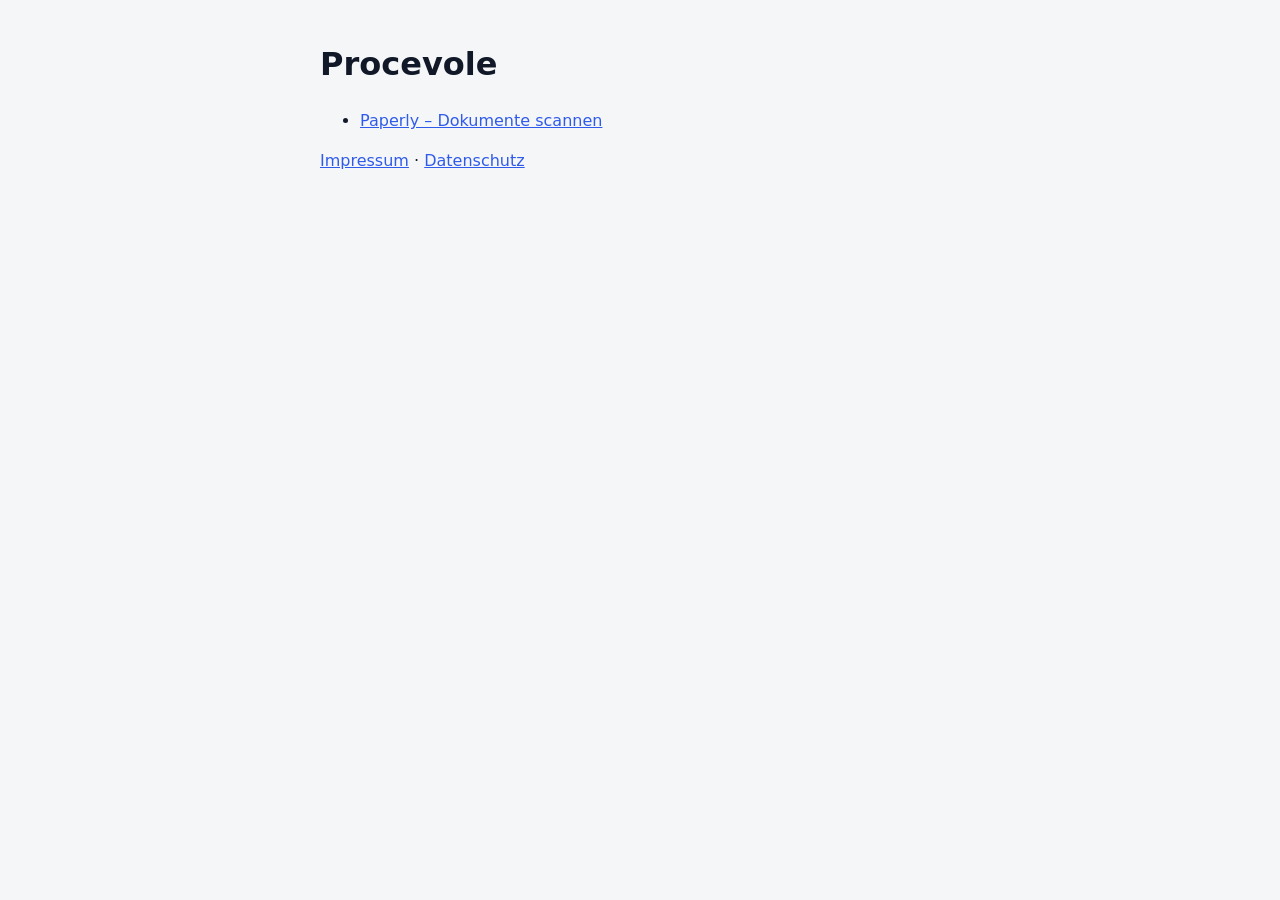
<file: index.html>
<!doctype html>
<html lang="de"><head><meta charset="utf-8"><meta name="viewport" content="width=device-width, initial-scale=1">
<title>Procevole – Apps</title><meta name="robots" content="noindex">
<style>body{font:16px/1.5 -apple-system,system-ui,sans-serif;max-width:640px;margin:40px auto;padding:0 16px;color:#111827;background:#F5F6F8}a{color:#2F5BEA}</style>
</head><body><h1>Procevole</h1><ul><li><a href="paperly/">Paperly – Dokumente scannen</a></li></ul>
<p><a href="paperly/imprint.html">Impressum</a> · <a href="paperly/privacy.html">Datenschutz</a></p></body></html>
</file>
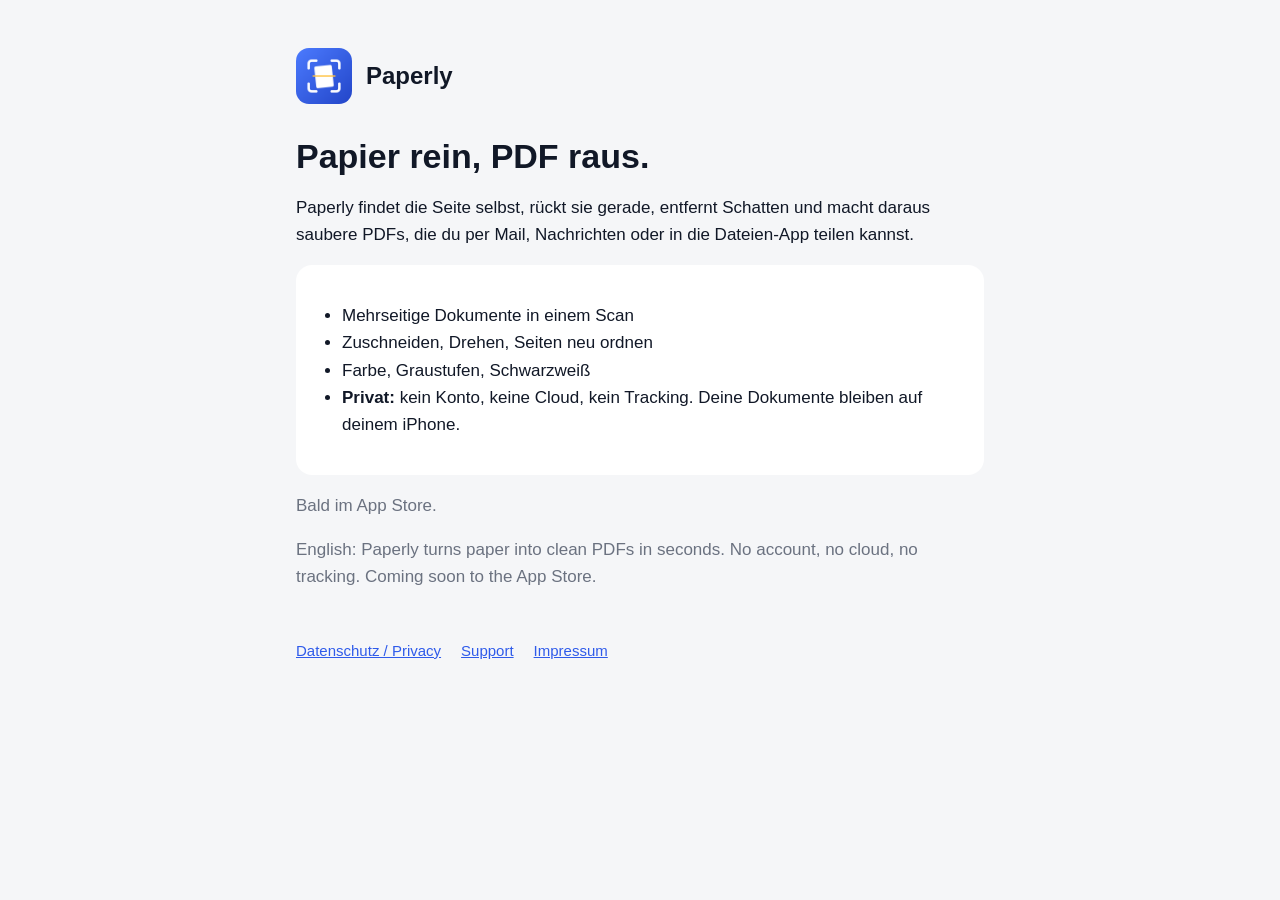
<file: paperly/index.html>
<!doctype html>
<html lang="de">
<head>
<meta charset="utf-8"><meta name="viewport" content="width=device-width, initial-scale=1">
<title>Paperly – Dokumente scannen, als PDF teilen</title>
<meta name="description" content="Paperly macht aus Papier in Sekunden saubere PDFs. Kein Konto, keine Cloud, kein Tracking.">
<link rel="icon" href="icon.png"><link rel="stylesheet" href="style.css">
</head>
<body><main>
<header><img src="icon.png" alt=""><a href="./">Paperly</a></header>
<h1>Papier rein, PDF raus.</h1>
<p>Paperly findet die Seite selbst, rückt sie gerade, entfernt Schatten und macht daraus saubere PDFs, die du per Mail, Nachrichten oder in die Dateien-App teilen kannst.</p>
<div class="card">
<ul>
<li>Mehrseitige Dokumente in einem Scan</li>
<li>Zuschneiden, Drehen, Seiten neu ordnen</li>
<li>Farbe, Graustufen, Schwarzweiß</li>
<li><strong>Privat:</strong> kein Konto, keine Cloud, kein Tracking. Deine Dokumente bleiben auf deinem iPhone.</li>
</ul>
</div>
<p class="muted">Bald im App Store.</p>
<p lang="en" class="muted">English: Paperly turns paper into clean PDFs in seconds. No account, no cloud, no tracking. Coming soon to the App Store.</p>
<nav><a href="privacy.html">Datenschutz / Privacy</a><a href="support.html">Support</a><a href="imprint.html">Impressum</a></nav>
</main></body></html>
</file>
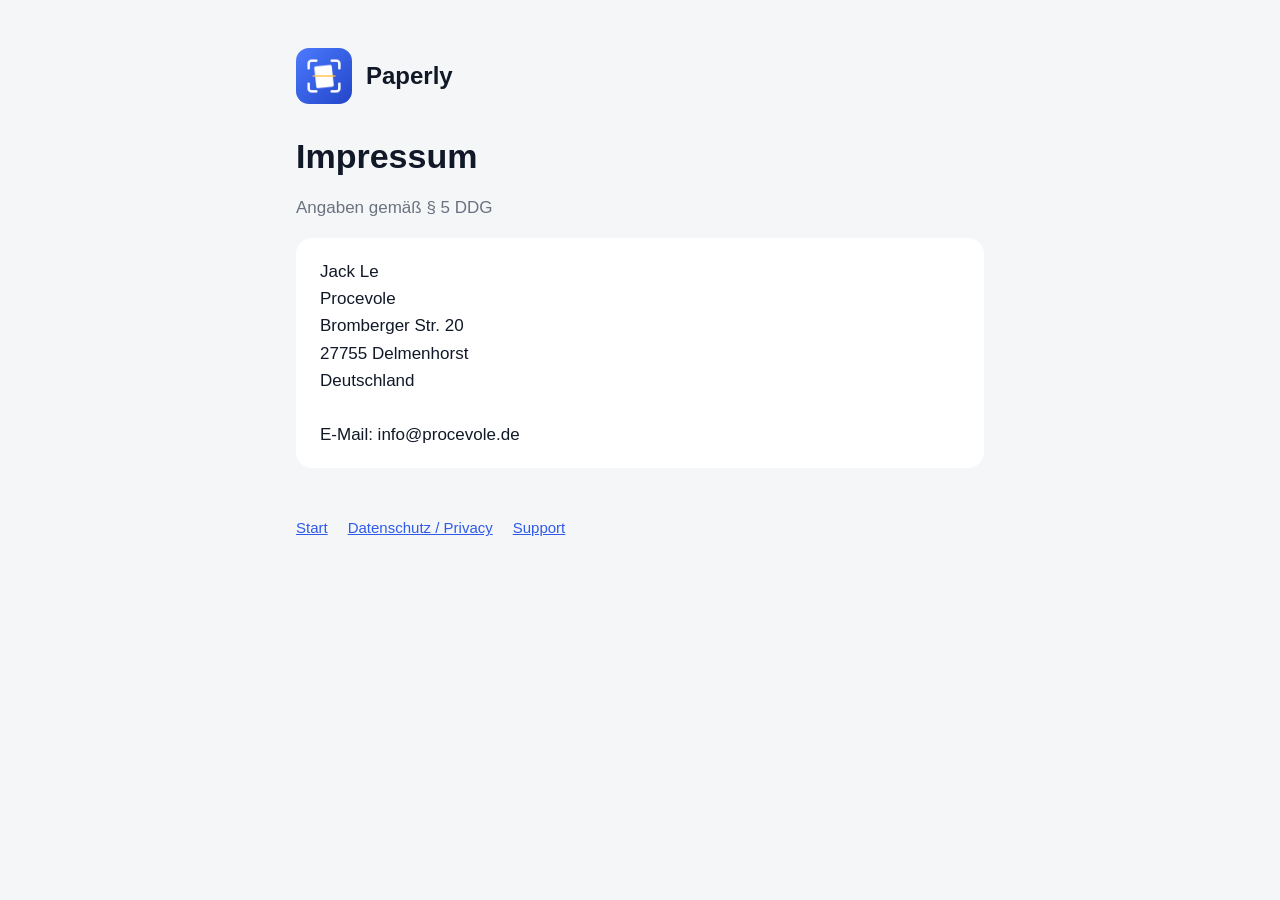
<file: paperly/imprint.html>
<!doctype html>
<html lang="de">
<head>
<meta charset="utf-8"><meta name="viewport" content="width=device-width, initial-scale=1">
<title>Impressum – Paperly</title><link rel="icon" href="icon.png"><link rel="stylesheet" href="style.css">
<meta name="robots" content="noindex">
</head>
<body><main>
<header><img src="icon.png" alt=""><a href="./">Paperly</a></header>
<h1>Impressum</h1>
<p class="muted">Angaben gemäß § 5 DDG</p>
<div class="card">
Jack Le<br>Procevole<br>Bromberger Str. 20<br>27755 Delmenhorst<br>Deutschland<br><br>
E-Mail: info@procevole.de<br>
<!-- Falls zutreffend: Telefon, Handelsregister, USt-IdNr. -->
</div>
<nav><a href="./">Start</a><a href="privacy.html">Datenschutz / Privacy</a><a href="support.html">Support</a></nav>
</main></body></html>
</file>
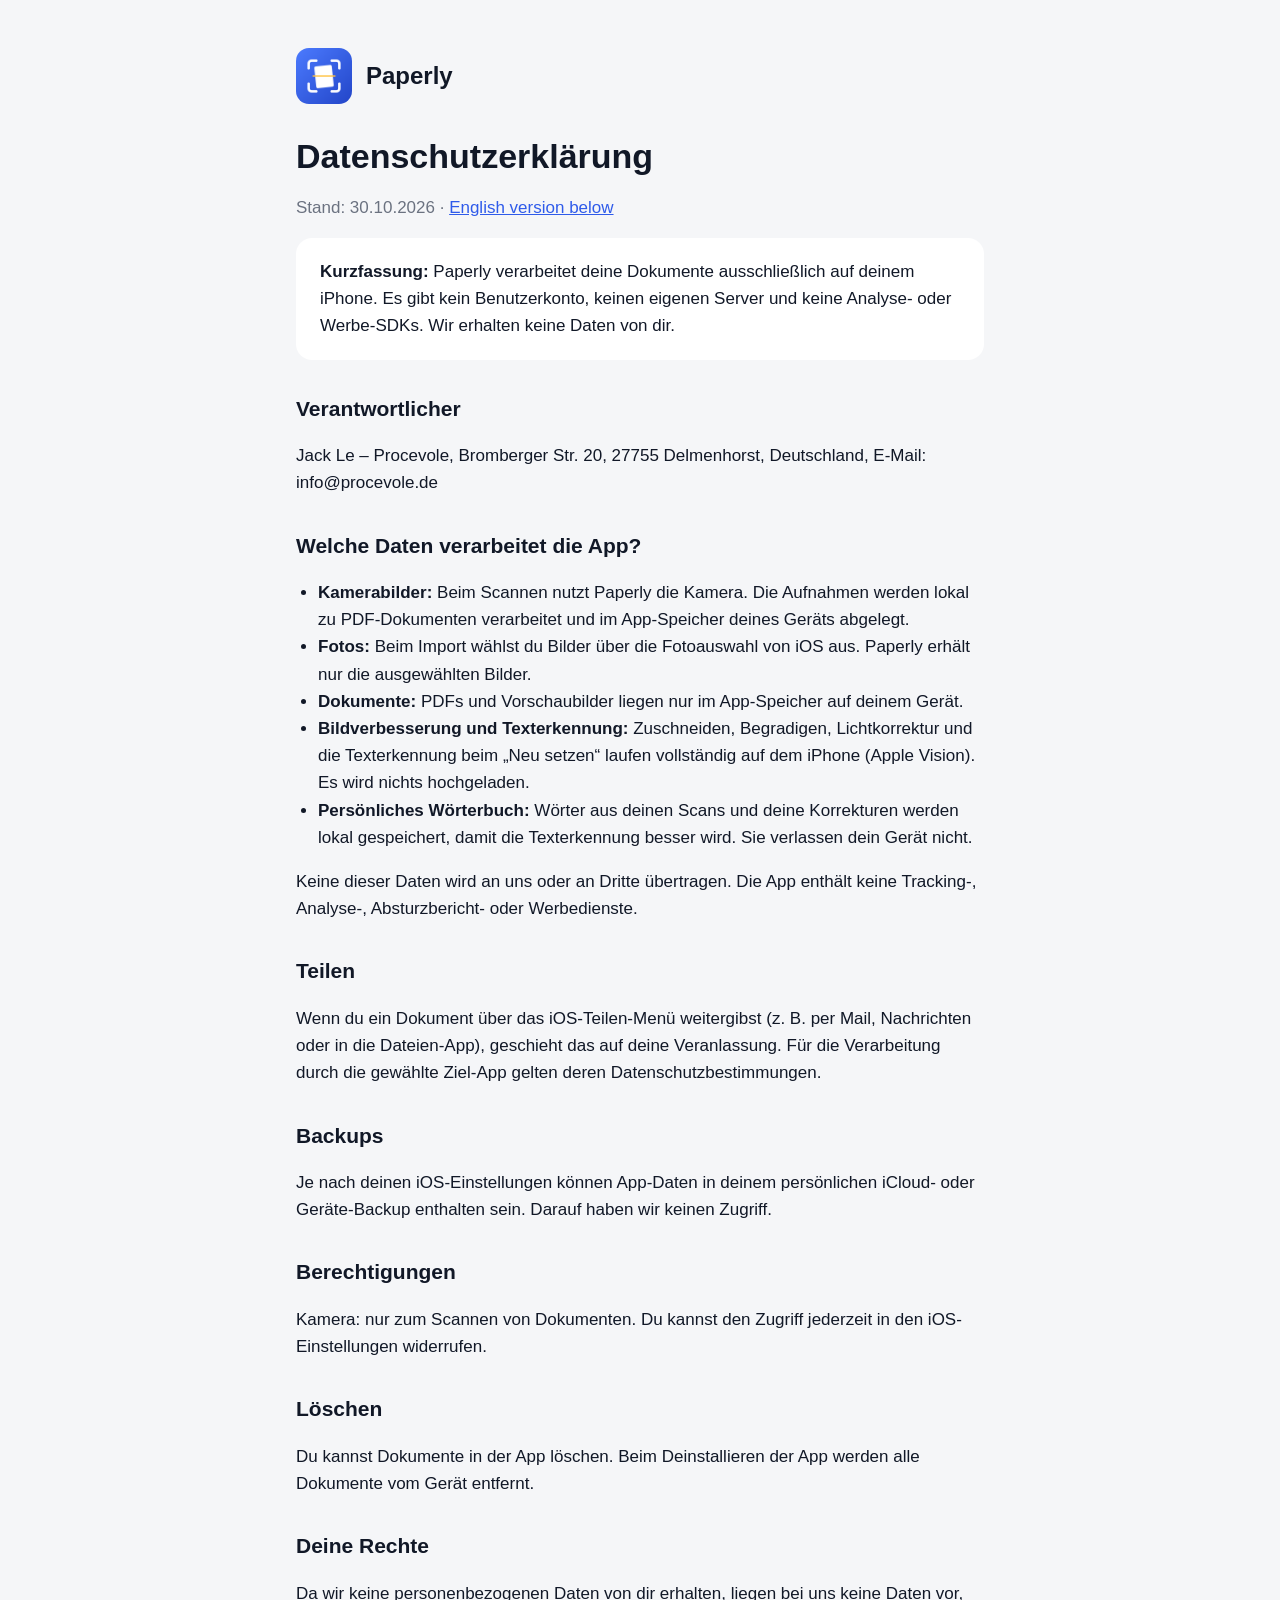
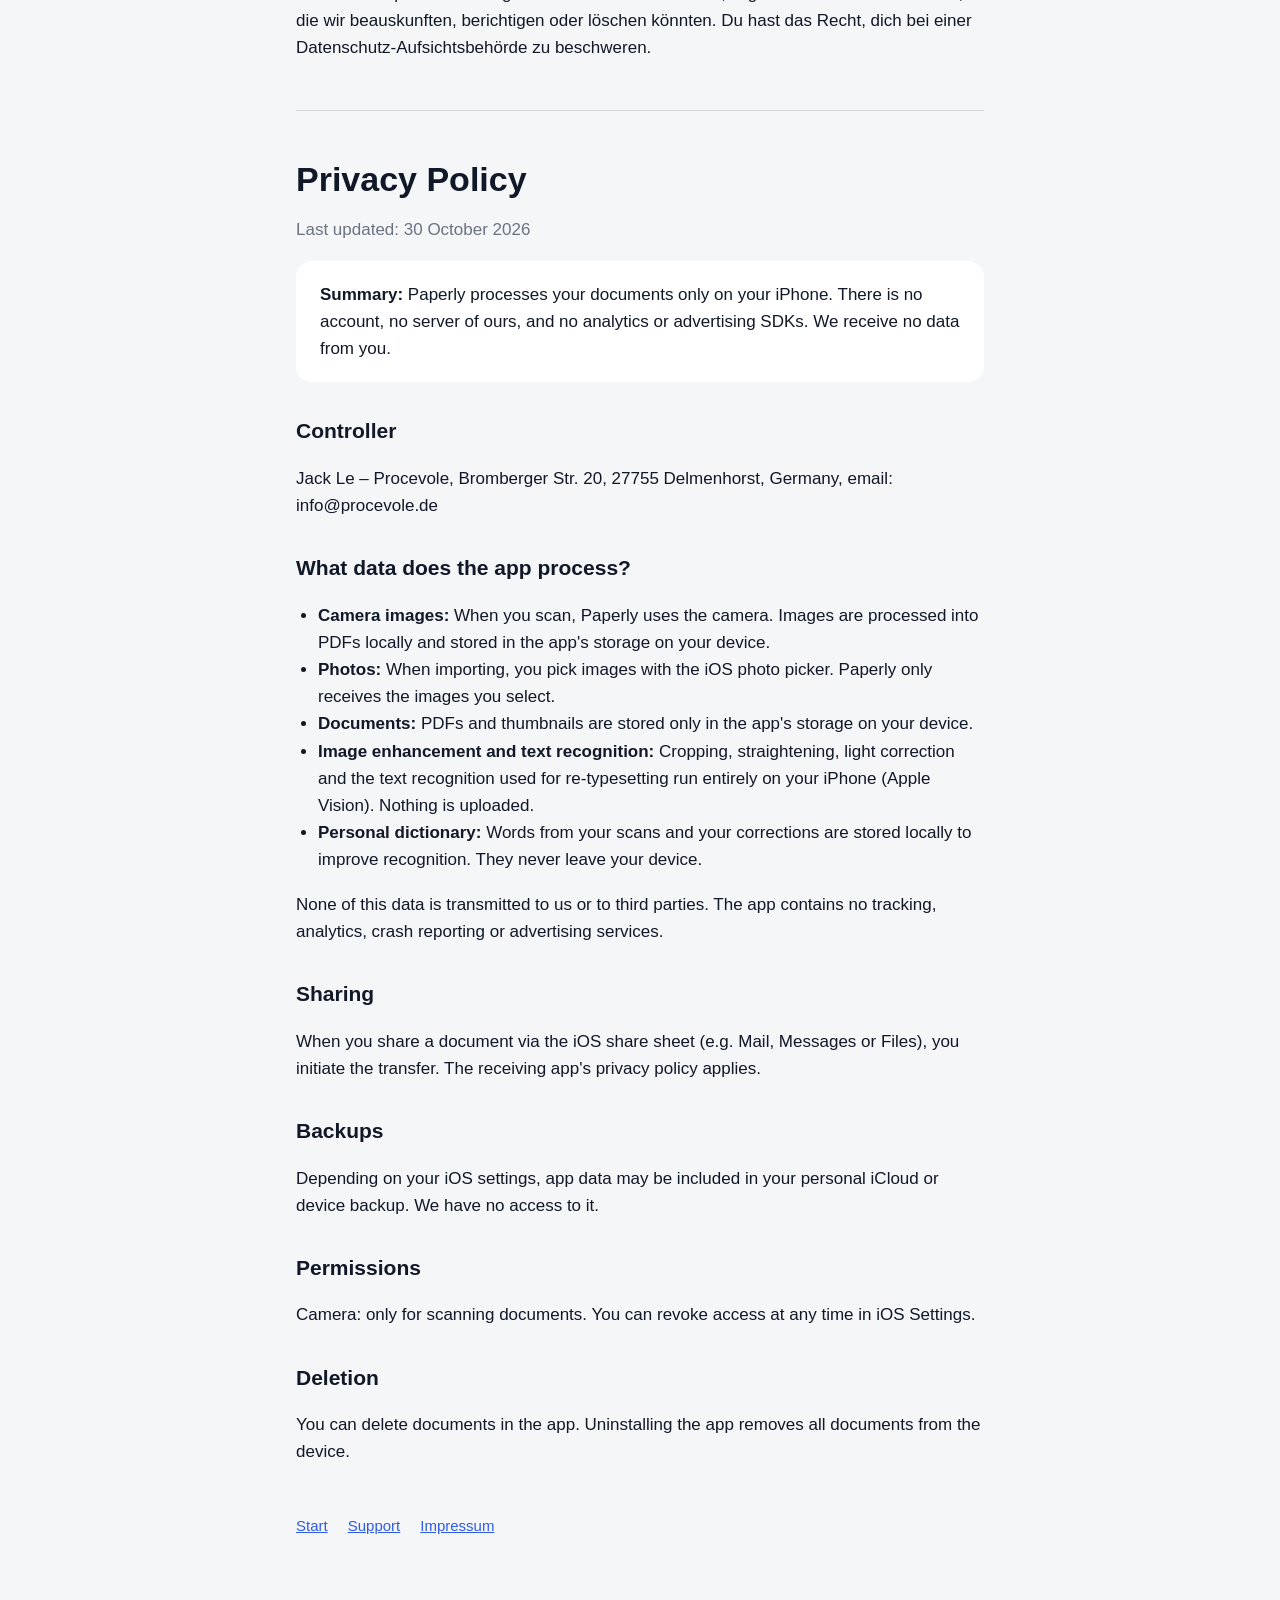
<file: paperly/privacy.html>
<!doctype html>
<html lang="de">
<head>
<meta charset="utf-8"><meta name="viewport" content="width=device-width, initial-scale=1">
<title>Datenschutz / Privacy – Paperly</title><link rel="icon" href="icon.png"><link rel="stylesheet" href="style.css">
</head>
<body><main>
<header><img src="icon.png" alt=""><a href="./">Paperly</a></header>

<h1>Datenschutzerklärung</h1>
<p class="muted">Stand: 30.10.2026 · <a href="#en">English version below</a></p>

<div class="card"><strong>Kurzfassung:</strong> Paperly verarbeitet deine Dokumente ausschließlich auf deinem iPhone. Es gibt kein Benutzerkonto, keinen eigenen Server und keine Analyse- oder Werbe-SDKs. Wir erhalten keine Daten von dir.</div>

<h2>Verantwortlicher</h2>
<p>Jack Le – Procevole, Bromberger Str. 20, 27755 Delmenhorst, Deutschland, E-Mail: info@procevole.de</p>

<h2>Welche Daten verarbeitet die App?</h2>
<ul>
<li><strong>Kamerabilder:</strong> Beim Scannen nutzt Paperly die Kamera. Die Aufnahmen werden lokal zu PDF-Dokumenten verarbeitet und im App-Speicher deines Geräts abgelegt.</li>
<li><strong>Fotos:</strong> Beim Import wählst du Bilder über die Fotoauswahl von iOS aus. Paperly erhält nur die ausgewählten Bilder.</li>
<li><strong>Dokumente:</strong> PDFs und Vorschaubilder liegen nur im App-Speicher auf deinem Gerät.</li>
<li><strong>Bildverbesserung und Texterkennung:</strong> Zuschneiden, Begradigen, Lichtkorrektur und die Texterkennung beim „Neu setzen“ laufen vollständig auf dem iPhone (Apple Vision). Es wird nichts hochgeladen.</li>
<li><strong>Persönliches Wörterbuch:</strong> Wörter aus deinen Scans und deine Korrekturen werden lokal gespeichert, damit die Texterkennung besser wird. Sie verlassen dein Gerät nicht.</li>
</ul>
<p>Keine dieser Daten wird an uns oder an Dritte übertragen. Die App enthält keine Tracking-, Analyse-, Absturzbericht- oder Werbedienste.</p>

<h2>Teilen</h2>
<p>Wenn du ein Dokument über das iOS-Teilen-Menü weitergibst (z. B. per Mail, Nachrichten oder in die Dateien-App), geschieht das auf deine Veranlassung. Für die Verarbeitung durch die gewählte Ziel-App gelten deren Datenschutzbestimmungen.</p>

<h2>Backups</h2>
<p>Je nach deinen iOS-Einstellungen können App-Daten in deinem persönlichen iCloud- oder Geräte-Backup enthalten sein. Darauf haben wir keinen Zugriff.</p>

<h2>Berechtigungen</h2>
<p>Kamera: nur zum Scannen von Dokumenten. Du kannst den Zugriff jederzeit in den iOS-Einstellungen widerrufen.</p>

<h2>Löschen</h2>
<p>Du kannst Dokumente in der App löschen. Beim Deinstallieren der App werden alle Dokumente vom Gerät entfernt.</p>

<h2>Deine Rechte</h2>
<p>Da wir keine personenbezogenen Daten von dir erhalten, liegen bei uns keine Daten vor, die wir beauskunften, berichtigen oder löschen könnten. Du hast das Recht, dich bei einer Datenschutz-Aufsichtsbehörde zu beschweren.</p>

<hr id="en" style="margin:48px 0;border:0;border-top:1px solid #8884">

<h1 lang="en">Privacy Policy</h1>
<div lang="en">
<p class="muted">Last updated: 30 October 2026</p>
<div class="card"><strong>Summary:</strong> Paperly processes your documents only on your iPhone. There is no account, no server of ours, and no analytics or advertising SDKs. We receive no data from you.</div>
<h2>Controller</h2>
<p>Jack Le – Procevole, Bromberger Str. 20, 27755 Delmenhorst, Germany, email: info@procevole.de</p>
<h2>What data does the app process?</h2>
<ul>
<li><strong>Camera images:</strong> When you scan, Paperly uses the camera. Images are processed into PDFs locally and stored in the app's storage on your device.</li>
<li><strong>Photos:</strong> When importing, you pick images with the iOS photo picker. Paperly only receives the images you select.</li>
<li><strong>Documents:</strong> PDFs and thumbnails are stored only in the app's storage on your device.</li>
<li><strong>Image enhancement and text recognition:</strong> Cropping, straightening, light correction and the text recognition used for re-typesetting run entirely on your iPhone (Apple Vision). Nothing is uploaded.</li>
<li><strong>Personal dictionary:</strong> Words from your scans and your corrections are stored locally to improve recognition. They never leave your device.</li>
</ul>
<p>None of this data is transmitted to us or to third parties. The app contains no tracking, analytics, crash reporting or advertising services.</p>
<h2>Sharing</h2>
<p>When you share a document via the iOS share sheet (e.g. Mail, Messages or Files), you initiate the transfer. The receiving app's privacy policy applies.</p>
<h2>Backups</h2>
<p>Depending on your iOS settings, app data may be included in your personal iCloud or device backup. We have no access to it.</p>
<h2>Permissions</h2>
<p>Camera: only for scanning documents. You can revoke access at any time in iOS Settings.</p>
<h2>Deletion</h2>
<p>You can delete documents in the app. Uninstalling the app removes all documents from the device.</p>
</div>

<nav><a href="./">Start</a><a href="support.html">Support</a><a href="imprint.html">Impressum</a></nav>
</main></body></html>
</file>
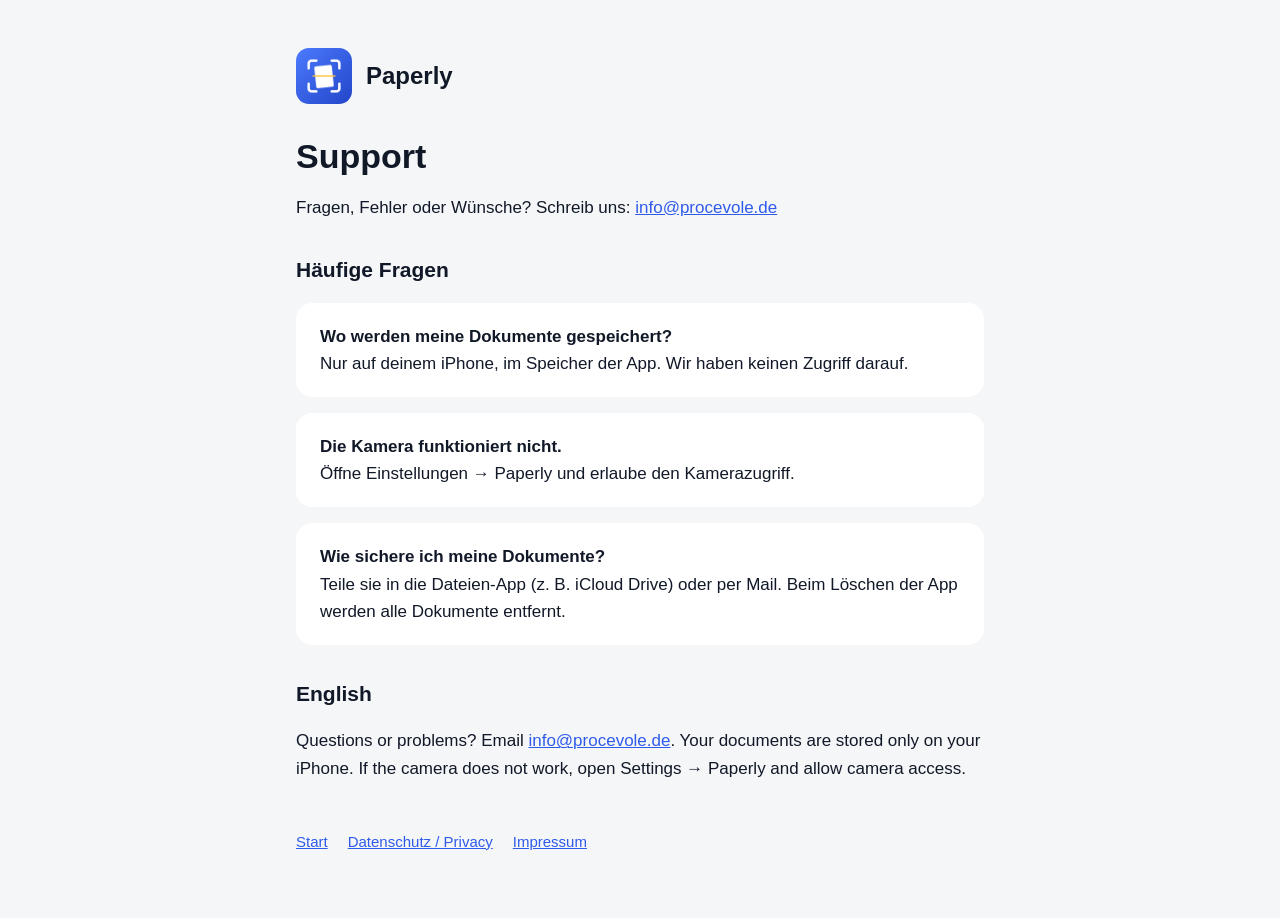
<file: paperly/support.html>
<!doctype html>
<html lang="de">
<head>
<meta charset="utf-8"><meta name="viewport" content="width=device-width, initial-scale=1">
<title>Paperly Support</title><link rel="icon" href="icon.png"><link rel="stylesheet" href="style.css">
</head>
<body><main>
<header><img src="icon.png" alt=""><a href="./">Paperly</a></header>
<h1>Support</h1>
<p>Fragen, Fehler oder Wünsche? Schreib uns: <a href="mailto:info@procevole.de">info@procevole.de</a></p>
<h2>Häufige Fragen</h2>
<div class="card"><strong>Wo werden meine Dokumente gespeichert?</strong><br>Nur auf deinem iPhone, im Speicher der App. Wir haben keinen Zugriff darauf.</div>
<div class="card"><strong>Die Kamera funktioniert nicht.</strong><br>Öffne Einstellungen → Paperly und erlaube den Kamerazugriff.</div>
<div class="card"><strong>Wie sichere ich meine Dokumente?</strong><br>Teile sie in die Dateien-App (z. B. iCloud Drive) oder per Mail. Beim Löschen der App werden alle Dokumente entfernt.</div>
<h2 lang="en">English</h2>
<p lang="en">Questions or problems? Email <a href="mailto:info@procevole.de">info@procevole.de</a>. Your documents are stored only on your iPhone. If the camera does not work, open Settings → Paperly and allow camera access.</p>
<nav><a href="./">Start</a><a href="privacy.html">Datenschutz / Privacy</a><a href="imprint.html">Impressum</a></nav>
</main></body></html>
</file>
<file: paperly/style.css>
:root { --brand: #2F5BEA; --text: #111827; --muted: #6B7280; --bg: #F5F6F8; --card: #fff; }
@media (prefers-color-scheme: dark) { :root { --text: #F3F4F6; --muted: #9CA3AF; --bg: #0B0D12; --card: #151922; } }
* { box-sizing: border-box; }
body { margin: 0; font: 17px/1.6 -apple-system, BlinkMacSystemFont, "Segoe UI", Roboto, sans-serif; color: var(--text); background: var(--bg); }
main { max-width: 720px; margin: 0 auto; padding: 48px 16px 64px; }
header { display: flex; align-items: center; gap: 14px; margin-bottom: 32px; }
header img { width: 56px; height: 56px; border-radius: 13px; }
header a { color: inherit; text-decoration: none; font-weight: 700; font-size: 24px; }
h1 { font-size: 34px; line-height: 1.2; margin: 0 0 12px; }
h2 { font-size: 21px; margin: 32px 0 8px; }
p, li { color: var(--text); }
.muted { color: var(--muted); }
.card { background: var(--card); border-radius: 16px; padding: 20px 24px; margin: 16px 0; }
a { color: var(--brand); }
nav { margin-top: 48px; display: flex; gap: 20px; font-size: 15px; }
ul { padding-left: 22px; }
</file>
